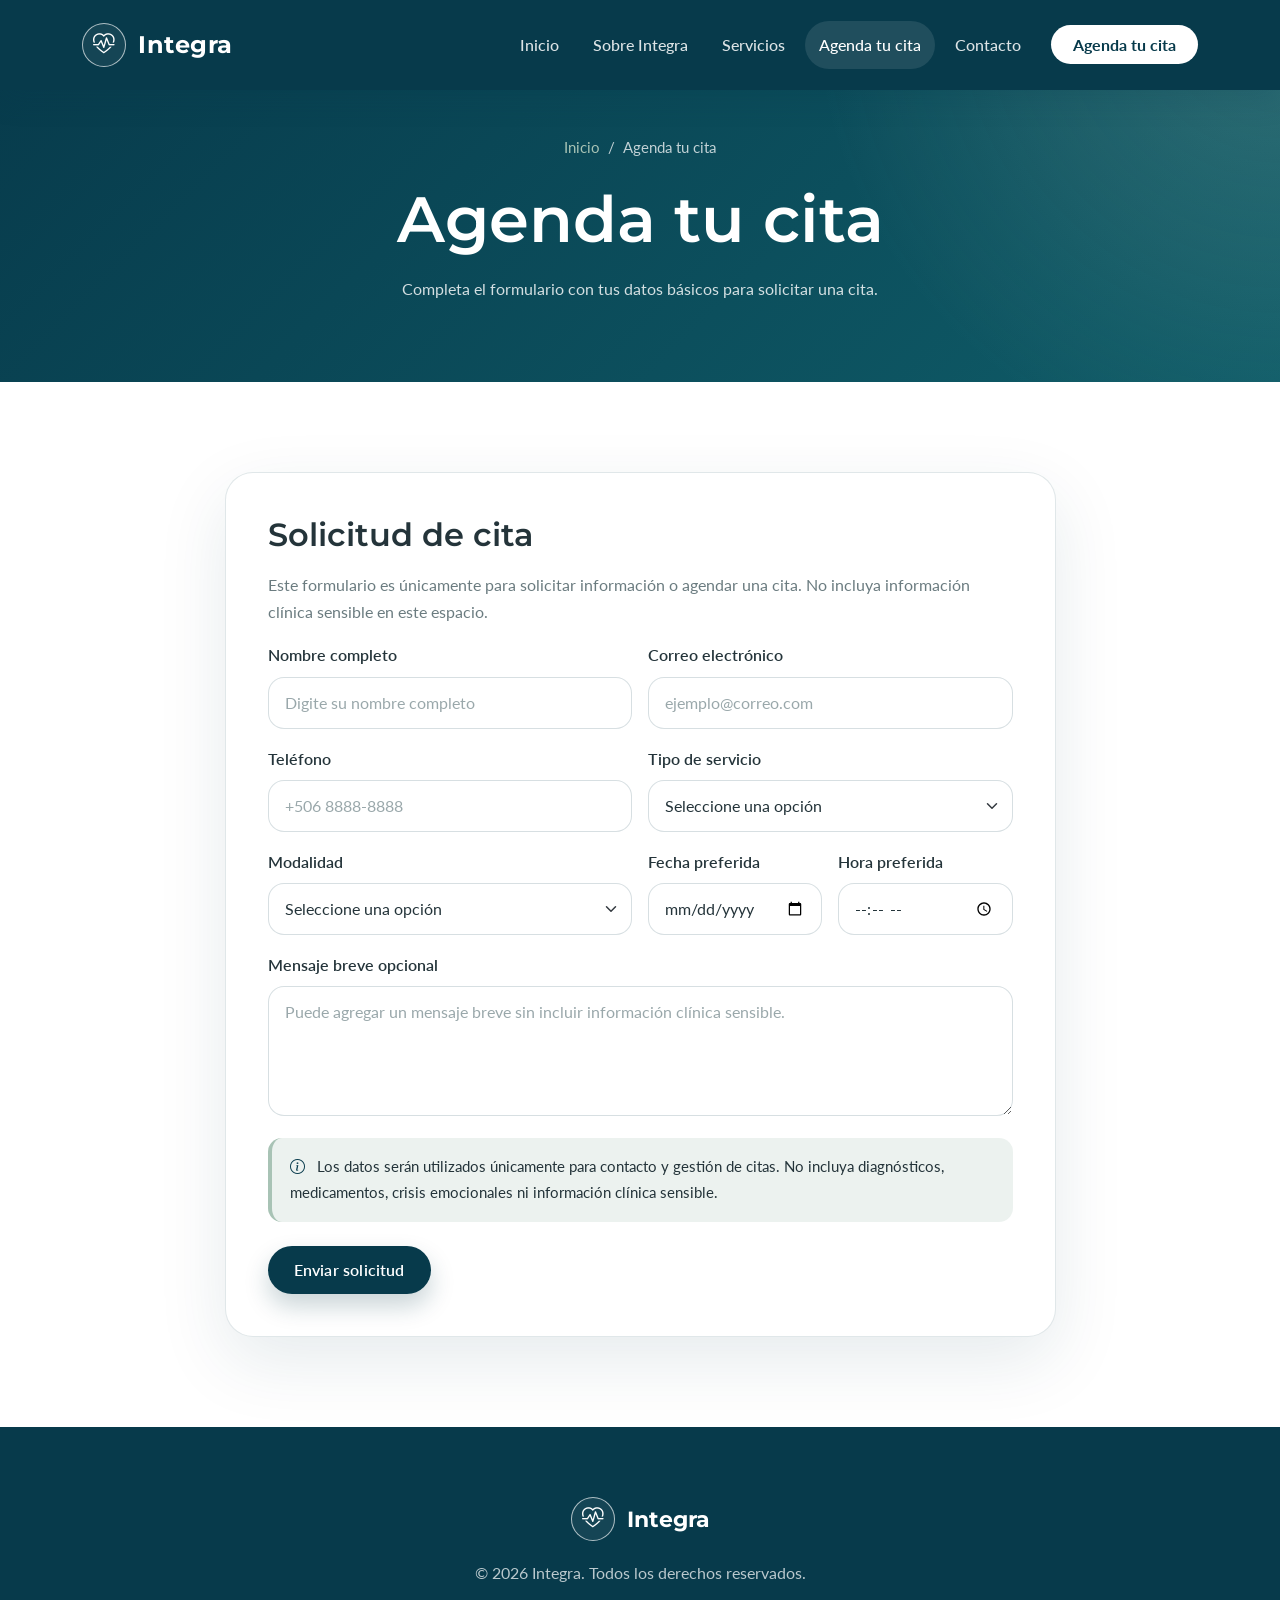
<file: Frontend/agenda.html>
<!DOCTYPE html>
<html lang="es">
<head>
    <meta charset="UTF-8">
    <meta name="viewport" content="width=device-width, initial-scale=1.0">
    <title>Agenda tu cita | Integra</title>

    <link href="https://cdn.jsdelivr.net/npm/bootstrap@5.3.3/dist/css/bootstrap.min.css" rel="stylesheet">
    <link rel="stylesheet" href="https://cdn.jsdelivr.net/npm/bootstrap-icons@1.11.3/font/bootstrap-icons.css">
    <link href="https://fonts.googleapis.com/css2?family=Lato:wght@300;400;700&family=Montserrat:wght@400;500;600;700&display=swap" rel="stylesheet">
    <link rel="stylesheet" href="css/style.css">
</head>
<body>

    <nav class="navbar navbar-expand-lg fixed-top">
        <div class="container">
            <a class="navbar-brand" href="index.html">
                <span class="logo-integra"><i class="bi bi-heart-pulse"></i></span>
                Integra
            </a>

            <button class="navbar-toggler" type="button" data-bs-toggle="collapse" data-bs-target="#menuPrincipal">
                <span class="navbar-toggler-icon"></span>
            </button>

            <div class="collapse navbar-collapse" id="menuPrincipal">
                <ul class="navbar-nav ms-auto">
                    <li class="nav-item"><a href="index.html" class="nav-link">Inicio</a></li>
                    <li class="nav-item"><a href="sobre-integra.html" class="nav-link">Sobre Integra</a></li>
                    <li class="nav-item"><a href="servicios.html" class="nav-link">Servicios</a></li>
                    <li class="nav-item"><a href="agenda.html" class="nav-link active">Agenda tu cita</a></li>
                    <li class="nav-item"><a href="contacto.html" class="nav-link">Contacto</a></li>
                    <li class="nav-item"><a href="agenda.html" class="btn-navbar">Agenda tu cita</a></li>
                </ul>
            </div>
        </div>
    </nav>

    <header class="page-header">
        <div class="container">
            <div class="breadcrumb-integra">
                <a href="index.html">Inicio</a>
                <span>/</span>
                <span>Agenda tu cita</span>
            </div>
            <h1>Agenda tu cita</h1>
            <p>
                Completa el formulario con tus datos básicos para solicitar una cita.
            </p>
        </div>
    </header>

    <section class="appointment-section">
        <div class="container">
            <div class="row justify-content-center">
                <div class="col-lg-9">
                    <div class="form-wrapper">
                        <h2 class="mb-3">Solicitud de cita</h2>
                        <p>
                            Este formulario es únicamente para solicitar información o agendar
                            una cita. No incluya información clínica sensible en este espacio.
                        </p>

                        <form id="formCita">
                            <div class="row g-3">
                                <div class="col-md-6">
                                    <label for="nombreCompleto" class="form-label">Nombre completo</label>
                                    <input type="text" class="form-control" id="nombreCompleto" name="nombre_completo" placeholder="Digite su nombre completo">
                                </div>

                                <div class="col-md-6">
                                    <label for="correoCita" class="form-label">Correo electrónico</label>
                                    <input type="email" class="form-control" id="correoCita" name="correo" placeholder="ejemplo@correo.com">
                                </div>

                                <div class="col-md-6">
                                    <label for="telefonoCita" class="form-label">Teléfono</label>
                                    <input type="text" class="form-control" id="telefonoCita" name="telefono" placeholder="+506 8888-8888">
                                </div>

                                <div class="col-md-6">
                                    <label for="tipoServicio" class="form-label">Tipo de servicio</label>
                                    <select class="form-select" id="tipoServicio" name="tipo_servicio">
                                        <option value="">Seleccione una opción</option>
                                        <option value="Psicoterapia">Psicoterapia</option>
                                        <option value="Taller psicoeducativo">Taller psicoeducativo</option>
                                    </select>
                                </div>

                                <div class="col-md-6">
                                    <label for="modalidad" class="form-label">Modalidad</label>
                                    <select class="form-select" id="modalidad" name="modalidad">
                                        <option value="">Seleccione una opción</option>
                                        <option value="Presencial">Presencial</option>
                                        <option value="Virtual">Virtual</option>
                                    </select>
                                </div>

                                <div class="col-md-3">
                                    <label for="fechaPreferida" class="form-label">Fecha preferida</label>
                                    <input type="date" class="form-control" id="fechaPreferida" name="fecha_preferida">
                                </div>

                                <div class="col-md-3">
                                    <label for="horaPreferida" class="form-label">Hora preferida</label>
                                    <input type="time" class="form-control" id="horaPreferida" name="hora_preferida">
                                </div>

                                <div class="col-12">
                                    <label for="mensajeCita" class="form-label">Mensaje breve opcional</label>
                                    <textarea class="form-control" id="mensajeCita" name="mensaje" placeholder="Puede agregar un mensaje breve sin incluir información clínica sensible."></textarea>
                                </div>
                            </div>

                            <div class="privacy-note">
                                <i class="bi bi-info-circle"></i>
                                Los datos serán utilizados únicamente para contacto y gestión de citas.
                                No incluya diagnósticos, medicamentos, crisis emocionales ni información clínica sensible.
                            </div>

                            <button type="submit" class="btn btn-primary-integra mt-4">
                                Enviar solicitud
                            </button>

                            <div id="mensajeCitaRespuesta" class="alert-message"></div>
                        </form>
                    </div>
                </div>
            </div>
        </div>
    </section>

    <footer class="footer">
        <div class="container text-center">
            <div class="footer-logo justify-content-center">
                <span class="logo-integra"><i class="bi bi-heart-pulse"></i></span>
                Integra
            </div>
            <p>© 2026 Integra. Todos los derechos reservados.</p>
        </div>
    </footer>

    <script src="https://cdn.jsdelivr.net/npm/bootstrap@5.3.3/dist/js/bootstrap.bundle.min.js"></script>
    <script src="js/publico.js"></script>
</body>
</html>
</file>
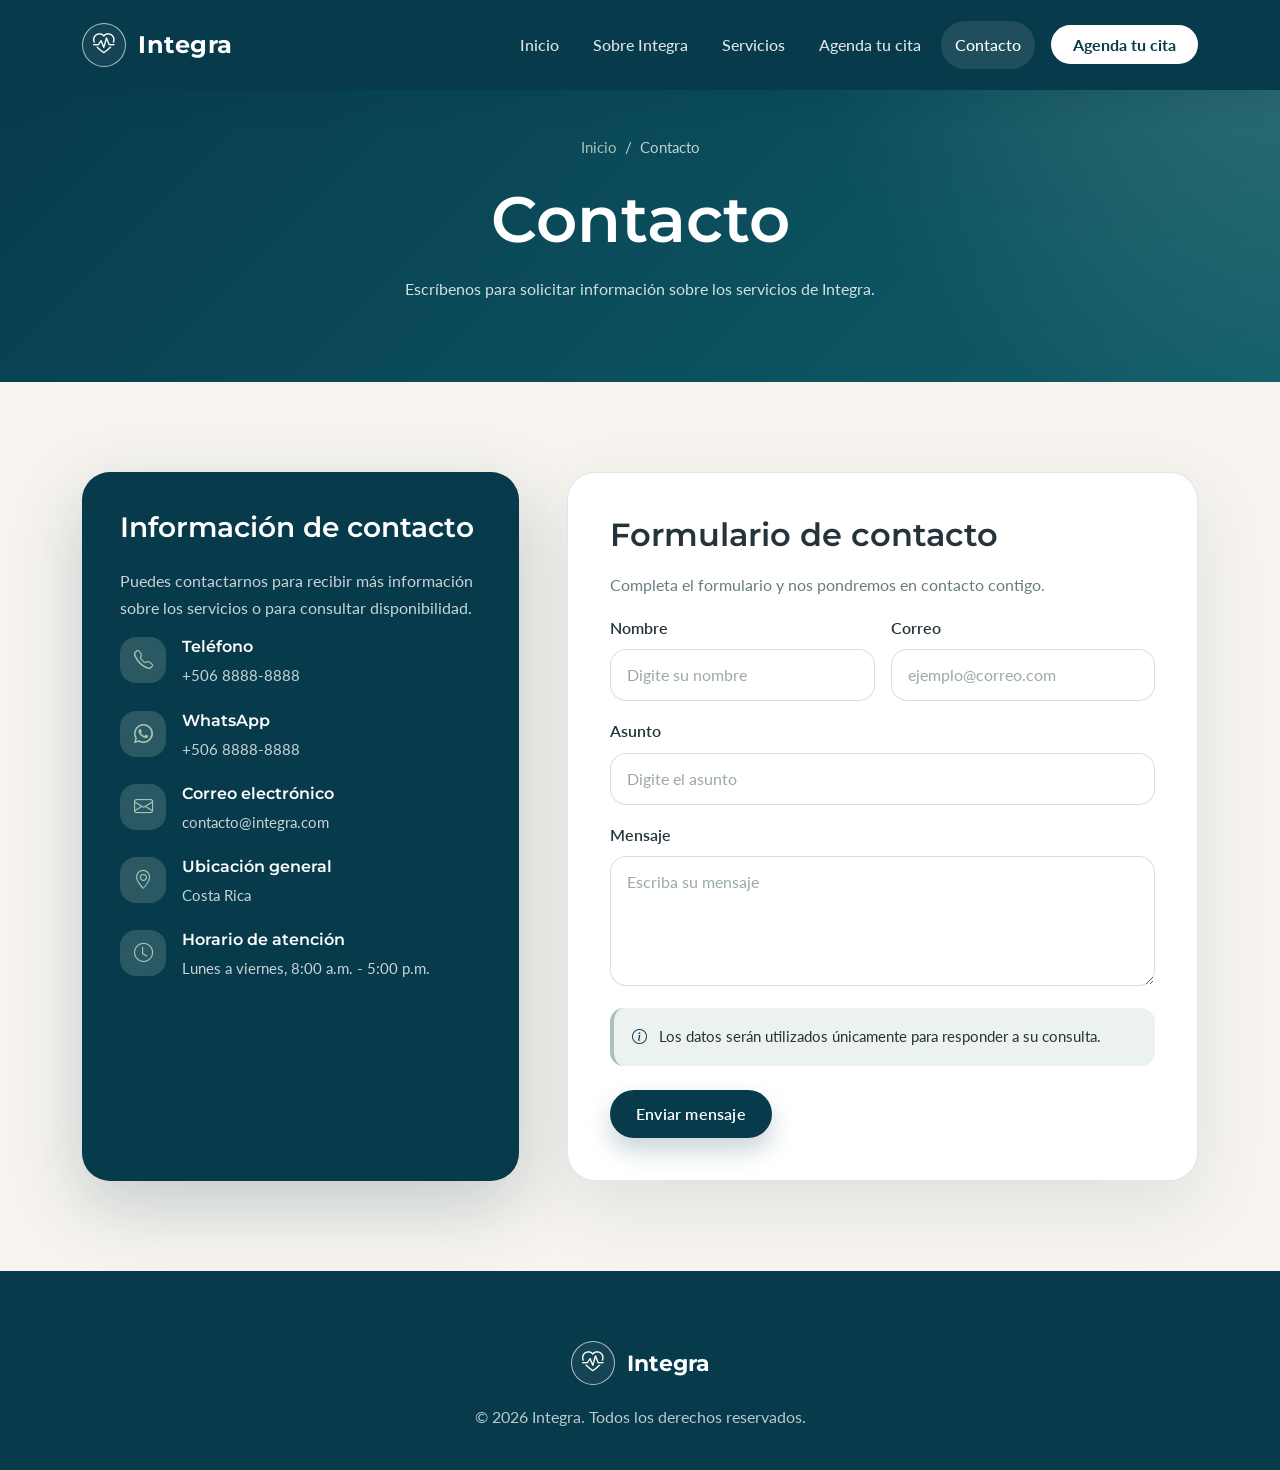
<file: Frontend/contacto.html>
<!DOCTYPE html>
<html lang="es">
<head>
    <meta charset="UTF-8">
    <meta name="viewport" content="width=device-width, initial-scale=1.0">
    <title>Contacto | Integra</title>

    <link href="https://cdn.jsdelivr.net/npm/bootstrap@5.3.3/dist/css/bootstrap.min.css" rel="stylesheet">
    <link rel="stylesheet" href="https://cdn.jsdelivr.net/npm/bootstrap-icons@1.11.3/font/bootstrap-icons.css">
    <link href="https://fonts.googleapis.com/css2?family=Lato:wght@300;400;700&family=Montserrat:wght@400;500;600;700&display=swap" rel="stylesheet">
    <link rel="stylesheet" href="css/style.css">
</head>
<body>

    <nav class="navbar navbar-expand-lg fixed-top">
        <div class="container">
            <a class="navbar-brand" href="index.html">
                <span class="logo-integra"><i class="bi bi-heart-pulse"></i></span>
                Integra
            </a>

            <button class="navbar-toggler" type="button" data-bs-toggle="collapse" data-bs-target="#menuPrincipal">
                <span class="navbar-toggler-icon"></span>
            </button>

            <div class="collapse navbar-collapse" id="menuPrincipal">
                <ul class="navbar-nav ms-auto">
                    <li class="nav-item"><a href="index.html" class="nav-link">Inicio</a></li>
                    <li class="nav-item"><a href="sobre-integra.html" class="nav-link">Sobre Integra</a></li>
                    <li class="nav-item"><a href="servicios.html" class="nav-link">Servicios</a></li>
                    <li class="nav-item"><a href="agenda.html" class="nav-link">Agenda tu cita</a></li>
                    <li class="nav-item"><a href="contacto.html" class="nav-link active">Contacto</a></li>
                    <li class="nav-item"><a href="agenda.html" class="btn-navbar">Agenda tu cita</a></li>
                </ul>
            </div>
        </div>
    </nav>

    <header class="page-header">
        <div class="container">
            <div class="breadcrumb-integra">
                <a href="index.html">Inicio</a>
                <span>/</span>
                <span>Contacto</span>
            </div>
            <h1>Contacto</h1>
            <p>
                Escríbenos para solicitar información sobre los servicios de Integra.
            </p>
        </div>
    </header>

    <section class="contact-section">
        <div class="container">
            <div class="row g-5">
                <div class="col-lg-5">
                    <div class="contact-info-card">
                        <h3>Información de contacto</h3>
                        <p>
                            Puedes contactarnos para recibir más información sobre los servicios
                            o para consultar disponibilidad.
                        </p>

                        <div class="contact-item">
                            <div class="contact-item-icon">
                                <i class="bi bi-telephone"></i>
                            </div>
                            <div>
                                <h5>Teléfono</h5>
                                <span>+506 8888-8888</span>
                            </div>
                        </div>

                        <div class="contact-item">
                            <div class="contact-item-icon">
                                <i class="bi bi-whatsapp"></i>
                            </div>
                            <div>
                                <h5>WhatsApp</h5>
                                <span>+506 8888-8888</span>
                            </div>
                        </div>

                        <div class="contact-item">
                            <div class="contact-item-icon">
                                <i class="bi bi-envelope"></i>
                            </div>
                            <div>
                                <h5>Correo electrónico</h5>
                                <span>contacto@integra.com</span>
                            </div>
                        </div>

                        <div class="contact-item">
                            <div class="contact-item-icon">
                                <i class="bi bi-geo-alt"></i>
                            </div>
                            <div>
                                <h5>Ubicación general</h5>
                                <span>Costa Rica</span>
                            </div>
                        </div>

                        <div class="contact-item">
                            <div class="contact-item-icon">
                                <i class="bi bi-clock"></i>
                            </div>
                            <div>
                                <h5>Horario de atención</h5>
                                <span>Lunes a viernes, 8:00 a.m. - 5:00 p.m.</span>
                            </div>
                        </div>
                    </div>
                </div>

                <div class="col-lg-7">
                    <div class="form-wrapper">
                        <h2 class="mb-3">Formulario de contacto</h2>
                        <p>
                            Completa el formulario y nos pondremos en contacto contigo.
                        </p>

                        <form id="formContacto">
                            <div class="row g-3">
                                <div class="col-md-6">
                                    <label for="nombreContacto" class="form-label">Nombre</label>
                                    <input type="text" class="form-control" id="nombreContacto" name="nombre" placeholder="Digite su nombre">
                                </div>

                                <div class="col-md-6">
                                    <label for="correoContacto" class="form-label">Correo</label>
                                    <input type="email" class="form-control" id="correoContacto" name="correo" placeholder="ejemplo@correo.com">
                                </div>

                                <div class="col-12">
                                    <label for="asuntoContacto" class="form-label">Asunto</label>
                                    <input type="text" class="form-control" id="asuntoContacto" name="asunto" placeholder="Digite el asunto">
                                </div>

                                <div class="col-12">
                                    <label for="mensajeContacto" class="form-label">Mensaje</label>
                                    <textarea class="form-control" id="mensajeContacto" name="mensaje" placeholder="Escriba su mensaje"></textarea>
                                </div>
                            </div>

                            <div class="privacy-note">
                                <i class="bi bi-info-circle"></i>
                                Los datos serán utilizados únicamente para responder a su consulta.
                            </div>

                            <button type="submit" class="btn btn-primary-integra mt-4">
                                Enviar mensaje
                            </button>

                            <div id="mensajeContactoRespuesta" class="alert-message"></div>
                        </form>
                    </div>
                </div>
            </div>
        </div>
    </section>

    <footer class="footer">
        <div class="container text-center">
            <div class="footer-logo justify-content-center">
                <span class="logo-integra"><i class="bi bi-heart-pulse"></i></span>
                Integra
            </div>
            <p>© 2026 Integra. Todos los derechos reservados.</p>
        </div>
    </footer>

    <script src="https://cdn.jsdelivr.net/npm/bootstrap@5.3.3/dist/js/bootstrap.bundle.min.js"></script>
    <script src="js/publico.js"></script>
</body>
</html>
</file>
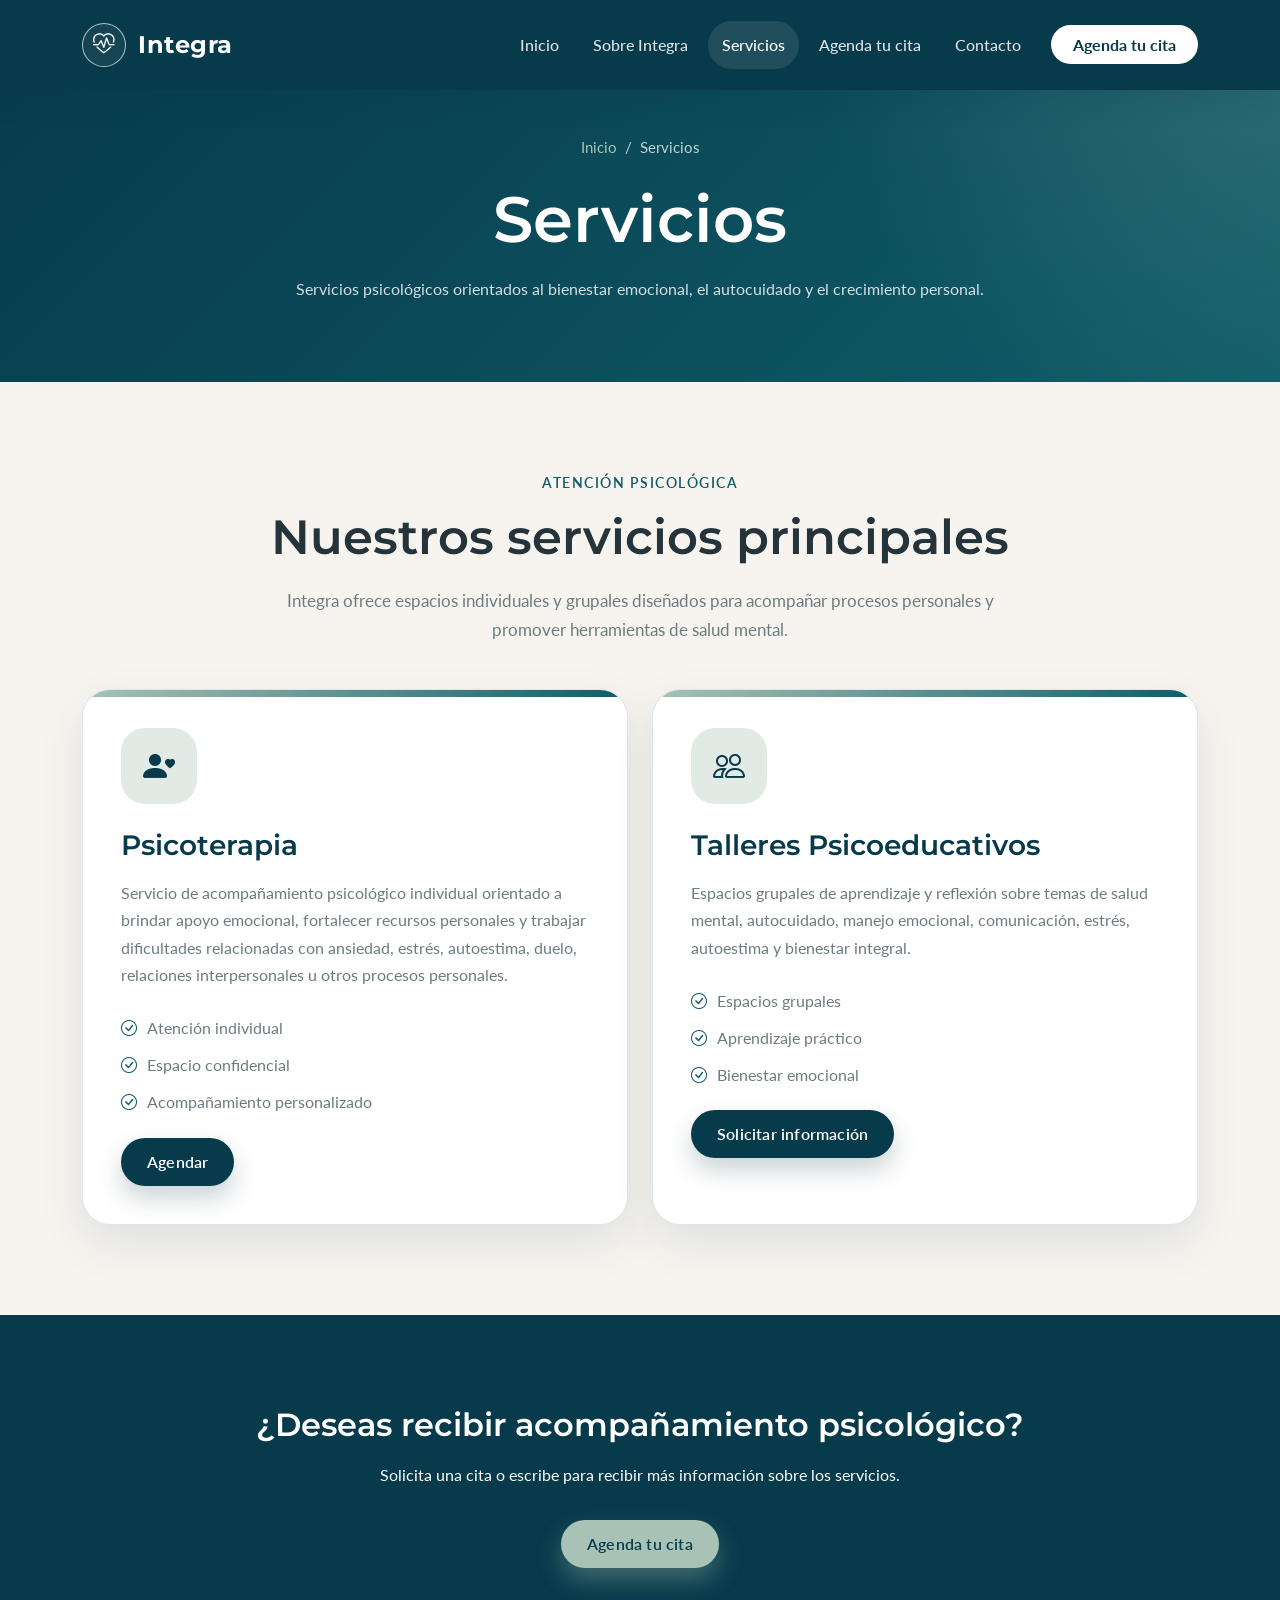
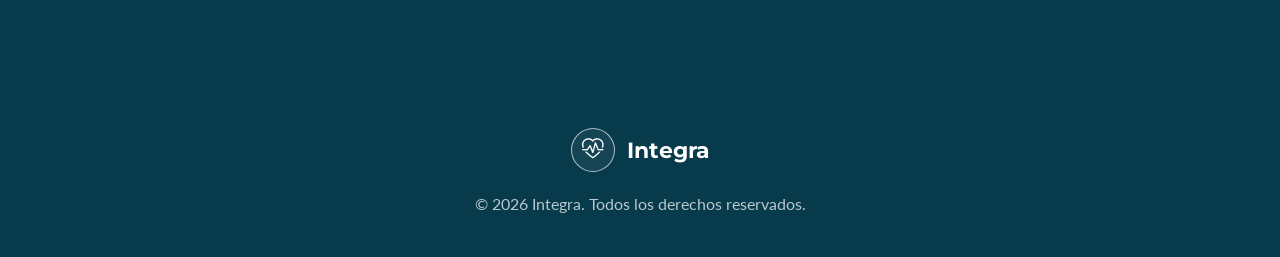
<file: Frontend/servicios.html>
<!DOCTYPE html>
<html lang="es">
<head>
    <meta charset="UTF-8">
    <meta name="viewport" content="width=device-width, initial-scale=1.0">
    <title>Servicios | Integra</title>

    <link href="https://cdn.jsdelivr.net/npm/bootstrap@5.3.3/dist/css/bootstrap.min.css" rel="stylesheet">
    <link rel="stylesheet" href="https://cdn.jsdelivr.net/npm/bootstrap-icons@1.11.3/font/bootstrap-icons.css">
    <link href="https://fonts.googleapis.com/css2?family=Lato:wght@300;400;700&family=Montserrat:wght@400;500;600;700&display=swap" rel="stylesheet">
    <link rel="stylesheet" href="css/style.css">
</head>
<body>

    <nav class="navbar navbar-expand-lg fixed-top">
        <div class="container">
            <a class="navbar-brand" href="index.html">
                <span class="logo-integra"><i class="bi bi-heart-pulse"></i></span>
                Integra
            </a>

            <button class="navbar-toggler" type="button" data-bs-toggle="collapse" data-bs-target="#menuPrincipal">
                <span class="navbar-toggler-icon"></span>
            </button>

            <div class="collapse navbar-collapse" id="menuPrincipal">
                <ul class="navbar-nav ms-auto">
                    <li class="nav-item"><a href="index.html" class="nav-link">Inicio</a></li>
                    <li class="nav-item"><a href="sobre-integra.html" class="nav-link">Sobre Integra</a></li>
                    <li class="nav-item"><a href="servicios.html" class="nav-link active">Servicios</a></li>
                    <li class="nav-item"><a href="agenda.html" class="nav-link">Agenda tu cita</a></li>
                    <li class="nav-item"><a href="contacto.html" class="nav-link">Contacto</a></li>
                    <li class="nav-item"><a href="agenda.html" class="btn-navbar">Agenda tu cita</a></li>
                </ul>
            </div>
        </div>
    </nav>

    <header class="page-header">
        <div class="container">
            <div class="breadcrumb-integra">
                <a href="index.html">Inicio</a>
                <span>/</span>
                <span>Servicios</span>
            </div>
            <h1>Servicios</h1>
            <p>
                Servicios psicológicos orientados al bienestar emocional,
                el autocuidado y el crecimiento personal.
            </p>
        </div>
    </header>

    <section class="services-section">
        <div class="container">
            <div class="text-center">
                <p class="section-subtitle">Atención psicológica</p>
                <h2 class="section-title">Nuestros servicios principales</h2>
                <p class="section-description">
                    Integra ofrece espacios individuales y grupales diseñados para acompañar
                    procesos personales y promover herramientas de salud mental.
                </p>
            </div>

            <div class="row g-4">
                <div class="col-lg-6">
                    <div class="service-card">
                        <div class="service-icon">
                            <i class="bi bi-person-heart"></i>
                        </div>
                        <h3>Psicoterapia</h3>
                        <p>
                            Servicio de acompañamiento psicológico individual orientado a brindar
                            apoyo emocional, fortalecer recursos personales y trabajar dificultades
                            relacionadas con ansiedad, estrés, autoestima, duelo, relaciones
                            interpersonales u otros procesos personales.
                        </p>

                        <ul class="service-features">
                            <li><i class="bi bi-check-circle"></i> Atención individual</li>
                            <li><i class="bi bi-check-circle"></i> Espacio confidencial</li>
                            <li><i class="bi bi-check-circle"></i> Acompañamiento personalizado</li>
                        </ul>

                        <a href="agenda.html" class="btn btn-primary-integra">
                            Agendar
                        </a>
                    </div>
                </div>

                <div class="col-lg-6">
                    <div class="service-card">
                        <div class="service-icon">
                            <i class="bi bi-people"></i>
                        </div>
                        <h3>Talleres Psicoeducativos</h3>
                        <p>
                            Espacios grupales de aprendizaje y reflexión sobre temas de salud mental,
                            autocuidado, manejo emocional, comunicación, estrés, autoestima y
                            bienestar integral.
                        </p>

                        <ul class="service-features">
                            <li><i class="bi bi-check-circle"></i> Espacios grupales</li>
                            <li><i class="bi bi-check-circle"></i> Aprendizaje práctico</li>
                            <li><i class="bi bi-check-circle"></i> Bienestar emocional</li>
                        </ul>

                        <a href="contacto.html" class="btn btn-primary-integra">
                            Solicitar información
                        </a>
                    </div>
                </div>
            </div>
        </div>
    </section>

    <section class="section-dark">
        <div class="container text-center">
            <h2>¿Deseas recibir acompañamiento psicológico?</h2>
            <p class="mt-3">
                Solicita una cita o escribe para recibir más información sobre los servicios.
            </p>
            <a href="agenda.html" class="btn btn-sage mt-3">
                Agenda tu cita
            </a>
        </div>
    </section>

    <footer class="footer">
        <div class="container text-center">
            <div class="footer-logo justify-content-center">
                <span class="logo-integra"><i class="bi bi-heart-pulse"></i></span>
                Integra
            </div>
            <p>© 2026 Integra. Todos los derechos reservados.</p>
        </div>
    </footer>

    <script src="https://cdn.jsdelivr.net/npm/bootstrap@5.3.3/dist/js/bootstrap.bundle.min.js"></script>
    <script src="js/publico.js"></script>
</body>
</html>
</file>
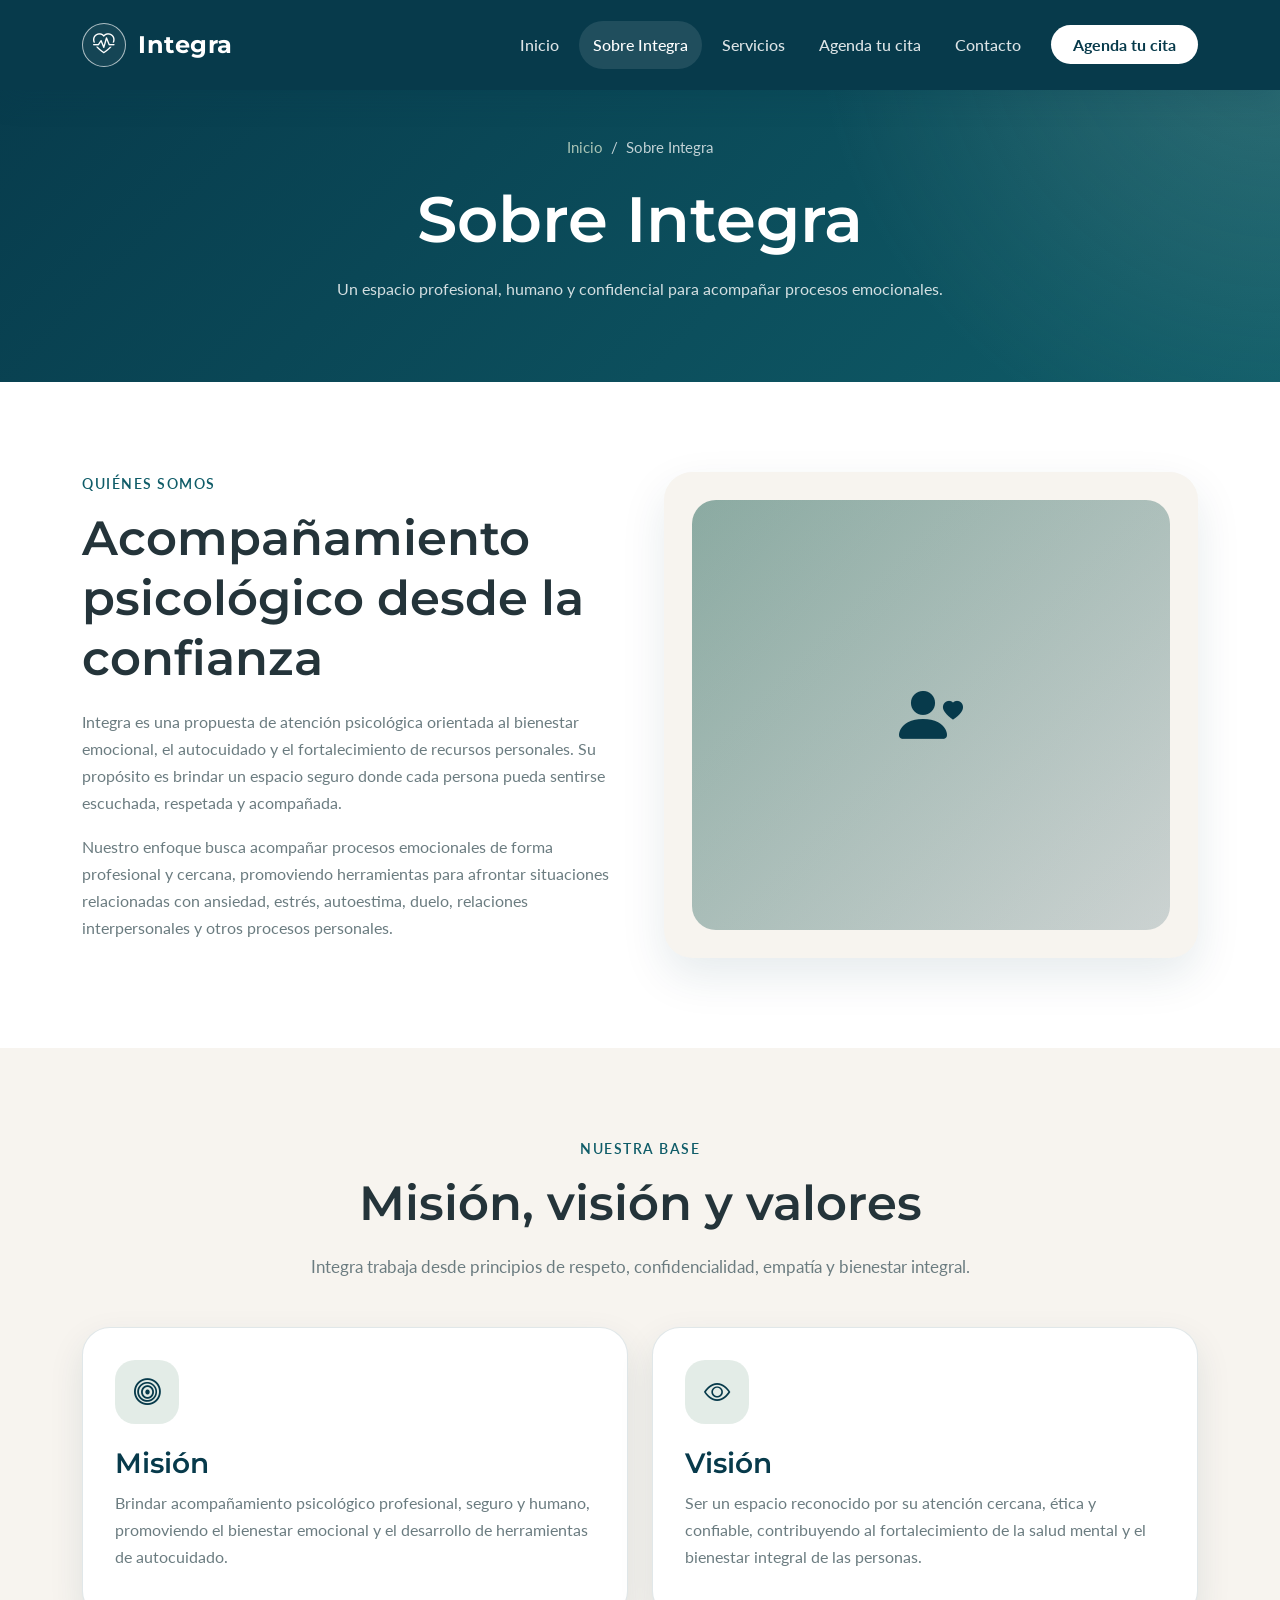
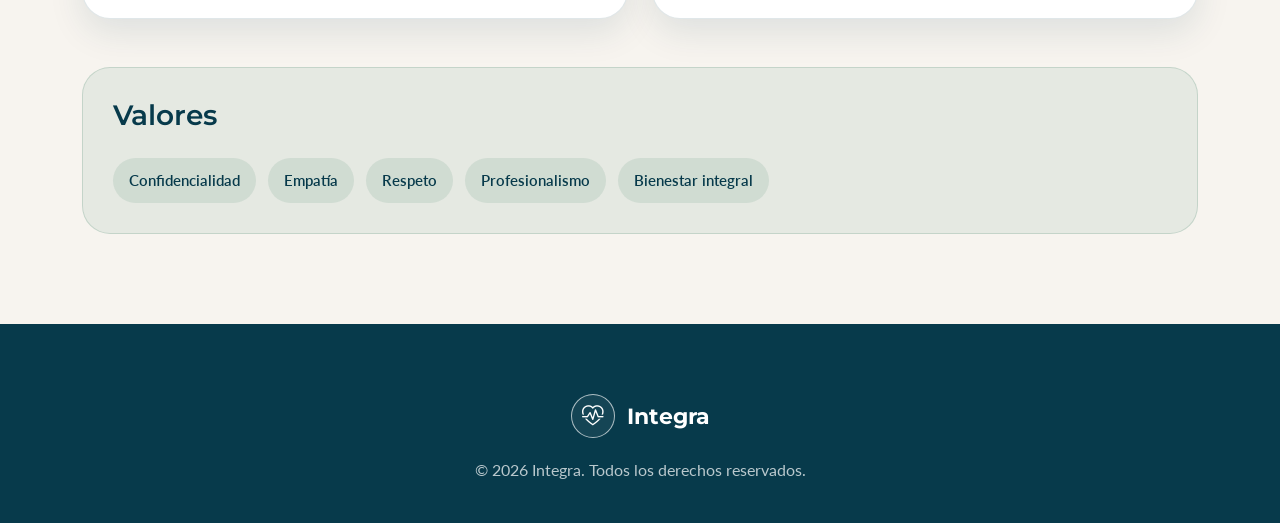
<file: Frontend/sobre-integra.html>
<!DOCTYPE html>
<html lang="es">
<head>
    <meta charset="UTF-8">
    <meta name="viewport" content="width=device-width, initial-scale=1.0">
    <title>Sobre Integra | Psicología y bienestar</title>

    <link href="https://cdn.jsdelivr.net/npm/bootstrap@5.3.3/dist/css/bootstrap.min.css" rel="stylesheet">
    <link rel="stylesheet" href="https://cdn.jsdelivr.net/npm/bootstrap-icons@1.11.3/font/bootstrap-icons.css">
    <link href="https://fonts.googleapis.com/css2?family=Lato:wght@300;400;700&family=Montserrat:wght@400;500;600;700&display=swap" rel="stylesheet">
    <link rel="stylesheet" href="css/style.css">
</head>
<body>

    <nav class="navbar navbar-expand-lg fixed-top">
        <div class="container">
            <a class="navbar-brand" href="index.html">
                <span class="logo-integra"><i class="bi bi-heart-pulse"></i></span>
                Integra
            </a>

            <button class="navbar-toggler" type="button" data-bs-toggle="collapse" data-bs-target="#menuPrincipal">
                <span class="navbar-toggler-icon"></span>
            </button>

            <div class="collapse navbar-collapse" id="menuPrincipal">
                <ul class="navbar-nav ms-auto">
                    <li class="nav-item"><a href="index.html" class="nav-link">Inicio</a></li>
                    <li class="nav-item"><a href="sobre-integra.html" class="nav-link active">Sobre Integra</a></li>
                    <li class="nav-item"><a href="servicios.html" class="nav-link">Servicios</a></li>
                    <li class="nav-item"><a href="agenda.html" class="nav-link">Agenda tu cita</a></li>
                    <li class="nav-item"><a href="contacto.html" class="nav-link">Contacto</a></li>
                    <li class="nav-item"><a href="agenda.html" class="btn-navbar">Agenda tu cita</a></li>
                </ul>
            </div>
        </div>
    </nav>

    <header class="page-header">
        <div class="container">
            <div class="breadcrumb-integra">
                <a href="index.html">Inicio</a>
                <span>/</span>
                <span>Sobre Integra</span>
            </div>
            <h1>Sobre Integra</h1>
            <p>
                Un espacio profesional, humano y confidencial para acompañar procesos emocionales.
            </p>
        </div>
    </header>

    <section class="about-section">
        <div class="container">
            <div class="row align-items-center g-5">
                <div class="col-lg-6">
                    <p class="section-subtitle">Quiénes somos</p>
                    <h2 class="section-title">Acompañamiento psicológico desde la confianza</h2>
                    <p>
                        Integra es una propuesta de atención psicológica orientada al bienestar emocional,
                        el autocuidado y el fortalecimiento de recursos personales. Su propósito es
                        brindar un espacio seguro donde cada persona pueda sentirse escuchada,
                        respetada y acompañada.
                    </p>
                    <p>
                        Nuestro enfoque busca acompañar procesos emocionales de forma profesional
                        y cercana, promoviendo herramientas para afrontar situaciones relacionadas
                        con ansiedad, estrés, autoestima, duelo, relaciones interpersonales y otros
                        procesos personales.
                    </p>
                </div>

                <div class="col-lg-6">
                    <div class="about-image-box">
                        <div class="about-image-placeholder">
                            <i class="bi bi-person-heart"></i>
                        </div>
                    </div>
                </div>
            </div>
        </div>
    </section>

    <section class="section-light">
        <div class="container">
            <div class="text-center">
                <p class="section-subtitle">Nuestra base</p>
                <h2 class="section-title">Misión, visión y valores</h2>
                <p class="section-description">
                    Integra trabaja desde principios de respeto, confidencialidad,
                    empatía y bienestar integral.
                </p>
            </div>

            <div class="row g-4">
                <div class="col-md-6">
                    <div class="mission-card">
                        <div class="card-icon">
                            <i class="bi bi-bullseye"></i>
                        </div>
                        <h3>Misión</h3>
                        <p>
                            Brindar acompañamiento psicológico profesional, seguro y humano,
                            promoviendo el bienestar emocional y el desarrollo de herramientas
                            de autocuidado.
                        </p>
                    </div>
                </div>

                <div class="col-md-6">
                    <div class="mission-card">
                        <div class="card-icon">
                            <i class="bi bi-eye"></i>
                        </div>
                        <h3>Visión</h3>
                        <p>
                            Ser un espacio reconocido por su atención cercana, ética y confiable,
                            contribuyendo al fortalecimiento de la salud mental y el bienestar
                            integral de las personas.
                        </p>
                    </div>
                </div>
            </div>

            <div class="highlight-box mt-5">
                <h3 class="text-primary-integra">Valores</h3>
                <div class="values-list">
                    <span class="value-pill">Confidencialidad</span>
                    <span class="value-pill">Empatía</span>
                    <span class="value-pill">Respeto</span>
                    <span class="value-pill">Profesionalismo</span>
                    <span class="value-pill">Bienestar integral</span>
                </div>
            </div>
        </div>
    </section>

    <footer class="footer">
        <div class="container text-center">
            <div class="footer-logo justify-content-center">
                <span class="logo-integra"><i class="bi bi-heart-pulse"></i></span>
                Integra
            </div>
            <p>© 2026 Integra. Todos los derechos reservados.</p>
        </div>
    </footer>

    <script src="https://cdn.jsdelivr.net/npm/bootstrap@5.3.3/dist/js/bootstrap.bundle.min.js"></script>
    <script src="js/publico.js"></script>
</body>
</html>
</file>
<file: Frontend/css/style.css>
/* =========================================================
   INTEGRA - CSS PRINCIPAL
   Página profesional de psicología
   Paleta visual basada en azul petróleo, blanco y verde salvia
   ========================================================= */

/* ------------------------------
   VARIABLES GLOBALES
------------------------------ */
:root {
    --color-principal: #073A4B;
    --color-blanco: #FFFFFF;
    --color-fondo-claro: #F7F4EF;
    --color-verde-salvia: #A8C3B5;
    --color-teal-medio: #0F5C68;
    --color-texto-oscuro: #24343A;
    --color-texto-secundario: #6B7C80;

    --color-borde: rgba(7, 58, 75, 0.12);
    --color-sombra: rgba(7, 58, 75, 0.10);
    --color-sombra-fuerte: rgba(7, 58, 75, 0.18);

    --radio-pequeno: 12px;
    --radio-medio: 18px;
    --radio-grande: 28px;

    --transicion: all 0.3s ease;
}

/* ------------------------------
   ESTILOS GENERALES
------------------------------ */
* {
    margin: 0;
    padding: 0;
    box-sizing: border-box;
}

html {
    scroll-behavior: smooth;
}

body {
    font-family: 'Lato', 'Poppins', Arial, sans-serif;
    background-color: var(--color-blanco);
    color: var(--color-texto-oscuro);
    line-height: 1.7;
    font-size: 16px;
    overflow-x: hidden;
}

h1,
h2,
h3,
h4,
h5,
h6 {
    font-family: 'Montserrat', 'Poppins', Arial, sans-serif;
    color: var(--color-texto-oscuro);
    font-weight: 600;
    line-height: 1.25;
}

p {
    color: var(--color-texto-secundario);
    margin-bottom: 1rem;
}

a {
    text-decoration: none;
    color: inherit;
    transition: var(--transicion);
}

img {
    max-width: 100%;
    display: block;
}

section {
    padding: 90px 0;
}

.section-light {
    background-color: var(--color-fondo-claro);
}

.section-white {
    background-color: var(--color-blanco);
}

.section-dark {
    background-color: var(--color-principal);
    color: var(--color-blanco);
}

.section-dark h2,
.section-dark h3,
.section-dark p {
    color: var(--color-blanco);
}

/* ------------------------------
   UTILIDADES
------------------------------ */
.text-primary-integra {
    color: var(--color-principal) !important;
}

.text-sage {
    color: var(--color-verde-salvia) !important;
}

.text-muted-integra {
    color: var(--color-texto-secundario) !important;
}

.bg-primary-integra {
    background-color: var(--color-principal) !important;
}

.bg-light-integra {
    background-color: var(--color-fondo-claro) !important;
}

.bg-sage {
    background-color: var(--color-verde-salvia) !important;
}

.section-subtitle {
    color: var(--color-teal-medio);
    font-weight: 600;
    letter-spacing: 1.5px;
    text-transform: uppercase;
    font-size: 0.85rem;
    margin-bottom: 12px;
}

.section-title {
    font-size: clamp(2rem, 4vw, 3rem);
    margin-bottom: 20px;
}

.section-description {
    max-width: 720px;
    margin: 0 auto 45px;
    color: var(--color-texto-secundario);
    font-size: 1.05rem;
}

/* ------------------------------
   NAVBAR
------------------------------ */
.navbar {
    background-color: var(--color-principal);
    padding: 18px 0;
    box-shadow: 0 8px 28px rgba(7, 58, 75, 0.18);
}

.navbar-brand {
    display: flex;
    align-items: center;
    gap: 12px;
    color: var(--color-blanco) !important;
    font-family: 'Montserrat', 'Poppins', sans-serif;
    font-weight: 700;
    font-size: 1.5rem;
    letter-spacing: 0.5px;
}

.logo-integra {
    width: 44px;
    height: 44px;
    border: 1.5px solid rgba(255, 255, 255, 0.65);
    border-radius: 50%;
    display: inline-flex;
    align-items: center;
    justify-content: center;
    background-color: rgba(255, 255, 255, 0.06);
}

.logo-integra i {
    color: var(--color-blanco);
    font-size: 1.35rem;
}

.navbar-nav {
    align-items: center;
    gap: 6px;
}

.nav-link {
    color: rgba(255, 255, 255, 0.86) !important;
    font-weight: 500;
    padding: 10px 14px !important;
    border-radius: 999px;
    transition: var(--transicion);
}

.nav-link:hover,
.nav-link.active {
    color: var(--color-blanco) !important;
    background-color: rgba(255, 255, 255, 0.10);
}

.navbar-toggler {
    border: 1px solid rgba(255, 255, 255, 0.35);
    border-radius: var(--radio-pequeno);
    padding: 8px 10px;
}

.navbar-toggler:focus {
    box-shadow: none;
}

.navbar-toggler-icon {
    filter: invert(1);
}

/* ------------------------------
   BOTONES
------------------------------ */
.btn {
    border-radius: 999px;
    padding: 12px 26px;
    font-weight: 600;
    letter-spacing: 0.2px;
    transition: var(--transicion);
    border: none;
}

.btn-primary-integra {
    background-color: var(--color-principal);
    color: var(--color-blanco);
    box-shadow: 0 12px 25px rgba(7, 58, 75, 0.22);
}

.btn-primary-integra:hover {
    background-color: var(--color-teal-medio);
    color: var(--color-blanco);
    transform: translateY(-2px);
    box-shadow: 0 16px 32px rgba(7, 58, 75, 0.28);
}

.btn-sage {
    background-color: var(--color-verde-salvia);
    color: var(--color-principal);
    box-shadow: 0 12px 25px rgba(168, 195, 181, 0.35);
}

.btn-sage:hover {
    background-color: #b8d0c4;
    color: var(--color-principal);
    transform: translateY(-2px);
}

.btn-white {
    background-color: var(--color-blanco);
    color: var(--color-principal);
}

.btn-white:hover {
    background-color: var(--color-fondo-claro);
    color: var(--color-principal);
    transform: translateY(-2px);
}

.btn-outline-integra {
    background-color: transparent;
    border: 1.5px solid var(--color-principal);
    color: var(--color-principal);
}

.btn-outline-integra:hover {
    background-color: var(--color-principal);
    color: var(--color-blanco);
    transform: translateY(-2px);
}

.btn-navbar {
    background-color: var(--color-blanco);
    color: var(--color-principal) !important;
    padding: 10px 22px !important;
    margin-left: 10px;
    border-radius: 999px;
    font-weight: 700;
}

.btn-navbar:hover {
    background-color: var(--color-verde-salvia);
    color: var(--color-principal) !important;
}

/* ------------------------------
   HERO / INICIO
------------------------------ */
.hero {
    position: relative;
    min-height: 88vh;
    background:
        radial-gradient(circle at top right, rgba(168, 195, 181, 0.24), transparent 34%),
        linear-gradient(135deg, #073A4B 0%, #0F5C68 100%);
    color: var(--color-blanco);
    display: flex;
    align-items: center;
    padding: 130px 0 100px;
    overflow: hidden;
}

.hero::before {
    content: "";
    position: absolute;
    width: 420px;
    height: 420px;
    border: 1px solid rgba(255, 255, 255, 0.12);
    border-radius: 50%;
    right: -130px;
    bottom: -120px;
}

.hero::after {
    content: "";
    position: absolute;
    width: 230px;
    height: 230px;
    border: 1px solid rgba(168, 195, 181, 0.28);
    border-radius: 50%;
    left: -70px;
    top: 120px;
}

.hero-content {
    position: relative;
    z-index: 2;
}

.hero-badge {
    display: inline-flex;
    align-items: center;
    gap: 8px;
    background-color: rgba(255, 255, 255, 0.10);
    color: var(--color-blanco);
    padding: 9px 16px;
    border-radius: 999px;
    font-size: 0.9rem;
    margin-bottom: 22px;
    border: 1px solid rgba(255, 255, 255, 0.15);
}

.hero h1 {
    color: var(--color-blanco);
    font-size: clamp(2.5rem, 6vw, 5rem);
    font-weight: 700;
    margin-bottom: 24px;
}

.hero h1 span {
    color: var(--color-verde-salvia);
}

.hero p {
    color: rgba(255, 255, 255, 0.86);
    font-size: 1.15rem;
    max-width: 660px;
    margin-bottom: 34px;
}

.hero-actions {
    display: flex;
    flex-wrap: wrap;
    gap: 14px;
}

.hero-card {
    background-color: rgba(255, 255, 255, 0.10);
    border: 1px solid rgba(255, 255, 255, 0.16);
    border-radius: var(--radio-grande);
    padding: 28px;
    backdrop-filter: blur(12px);
    box-shadow: 0 28px 60px rgba(0, 0, 0, 0.18);
}

.hero-card h3 {
    color: var(--color-blanco);
    margin-bottom: 14px;
}

.hero-card p {
    color: rgba(255, 255, 255, 0.78);
    margin-bottom: 0;
}

.hero-icon {
    width: 64px;
    height: 64px;
    background-color: var(--color-verde-salvia);
    color: var(--color-principal);
    border-radius: 20px;
    display: flex;
    align-items: center;
    justify-content: center;
    font-size: 1.7rem;
    margin-bottom: 20px;
}

/* ------------------------------
   TARJETAS GENERALES
------------------------------ */
.card-integra {
    background-color: var(--color-blanco);
    border: 1px solid var(--color-borde);
    border-radius: var(--radio-grande);
    padding: 34px;
    box-shadow: 0 18px 45px var(--color-sombra);
    transition: var(--transicion);
    height: 100%;
}

.card-integra:hover {
    transform: translateY(-7px);
    box-shadow: 0 24px 60px var(--color-sombra-fuerte);
}

.card-icon {
    width: 64px;
    height: 64px;
    background-color: rgba(168, 195, 181, 0.32);
    color: var(--color-principal);
    border-radius: 20px;
    display: flex;
    align-items: center;
    justify-content: center;
    font-size: 1.65rem;
    margin-bottom: 22px;
}

.card-integra h3,
.card-integra h4 {
    margin-bottom: 14px;
    color: var(--color-principal);
}

.card-integra p {
    margin-bottom: 0;
}

/* ------------------------------
   SECCIÓN SOBRE INTEGRA
------------------------------ */
.about-section {
    background-color: var(--color-blanco);
}

.about-image-box {
    position: relative;
    background-color: var(--color-fondo-claro);
    border-radius: var(--radio-grande);
    padding: 28px;
    box-shadow: 0 18px 45px var(--color-sombra);
}

.about-image-placeholder {
    min-height: 430px;
    border-radius: 24px;
    background:
        linear-gradient(rgba(7, 58, 75, 0.18), rgba(7, 58, 75, 0.18)),
        linear-gradient(135deg, #A8C3B5 0%, #F7F4EF 100%);
    display: flex;
    align-items: center;
    justify-content: center;
    color: var(--color-principal);
    font-size: 4rem;
}

.about-floating-card {
    position: absolute;
    right: 8px;
    bottom: 35px;
    background-color: var(--color-blanco);
    border-radius: 22px;
    padding: 20px 24px;
    box-shadow: 0 18px 40px rgba(7, 58, 75, 0.18);
    max-width: 260px;
}

.about-floating-card h5 {
    color: var(--color-principal);
    margin-bottom: 6px;
}

.about-floating-card p {
    margin-bottom: 0;
    font-size: 0.92rem;
}

.about-list {
    list-style: none;
    padding: 0;
    margin-top: 24px;
}

.about-list li {
    display: flex;
    align-items: flex-start;
    gap: 12px;
    margin-bottom: 14px;
    color: var(--color-texto-secundario);
}

.about-list i {
    color: var(--color-teal-medio);
    font-size: 1.2rem;
    margin-top: 2px;
}

.mission-card {
    background-color: var(--color-blanco);
    border-radius: var(--radio-grande);
    padding: 32px;
    border: 1px solid var(--color-borde);
    box-shadow: 0 14px 35px var(--color-sombra);
    height: 100%;
}

.mission-card h3 {
    color: var(--color-principal);
}

.values-list {
    display: flex;
    flex-wrap: wrap;
    gap: 12px;
    margin-top: 25px;
}

.value-pill {
    background-color: rgba(168, 195, 181, 0.35);
    color: var(--color-principal);
    padding: 10px 16px;
    border-radius: 999px;
    font-weight: 600;
    font-size: 0.92rem;
}

/* ------------------------------
   SERVICIOS
------------------------------ */
.services-section {
    background-color: var(--color-fondo-claro);
}

.service-card {
    background-color: var(--color-blanco);
    border-radius: var(--radio-grande);
    padding: 38px;
    border: 1px solid var(--color-borde);
    box-shadow: 0 18px 45px var(--color-sombra);
    transition: var(--transicion);
    height: 100%;
    position: relative;
    overflow: hidden;
}

.service-card::before {
    content: "";
    position: absolute;
    top: 0;
    left: 0;
    width: 100%;
    height: 7px;
    background: linear-gradient(90deg, var(--color-verde-salvia), var(--color-teal-medio));
}

.service-card:hover {
    transform: translateY(-8px);
    box-shadow: 0 28px 65px var(--color-sombra-fuerte);
}

.service-icon {
    width: 76px;
    height: 76px;
    background-color: rgba(168, 195, 181, 0.35);
    color: var(--color-principal);
    border-radius: 24px;
    display: flex;
    align-items: center;
    justify-content: center;
    font-size: 2rem;
    margin-bottom: 24px;
}

.service-card h3 {
    color: var(--color-principal);
    margin-bottom: 16px;
}

.service-card p {
    margin-bottom: 26px;
}

.service-features {
    list-style: none;
    padding: 0;
    margin: 22px 0;
}

.service-features li {
    display: flex;
    align-items: center;
    gap: 10px;
    color: var(--color-texto-secundario);
    margin-bottom: 10px;
}

.service-features i {
    color: var(--color-teal-medio);
}

/* ------------------------------
   SECCIÓN AGENDA TU CITA
------------------------------ */
.appointment-section {
    background-color: var(--color-blanco);
}

.form-wrapper {
    background-color: var(--color-blanco);
    border-radius: var(--radio-grande);
    padding: 42px;
    border: 1px solid var(--color-borde);
    box-shadow: 0 24px 70px var(--color-sombra);
}

.form-wrapper-light {
    background-color: var(--color-fondo-claro);
}

.form-label {
    color: var(--color-texto-oscuro);
    font-weight: 600;
    margin-bottom: 8px;
}

.form-control,
.form-select {
    border-radius: 16px;
    padding: 13px 16px;
    border: 1px solid rgba(7, 58, 75, 0.16);
    color: var(--color-texto-oscuro);
    background-color: var(--color-blanco);
    transition: var(--transicion);
}

.form-control::placeholder {
    color: #9aa8ab;
}

.form-control:focus,
.form-select:focus {
    border-color: var(--color-teal-medio);
    box-shadow: 0 0 0 0.22rem rgba(15, 92, 104, 0.14);
}

textarea.form-control {
    min-height: 130px;
    resize: vertical;
}

.form-text {
    color: var(--color-texto-secundario);
}

.privacy-note {
    background-color: rgba(168, 195, 181, 0.22);
    border-left: 4px solid var(--color-verde-salvia);
    color: var(--color-texto-oscuro);
    padding: 16px 18px;
    border-radius: 14px;
    font-size: 0.95rem;
    margin-top: 22px;
}

.privacy-note i {
    color: var(--color-principal);
    margin-right: 8px;
}

.alert-message {
    display: none;
    border-radius: 16px;
    padding: 14px 18px;
    margin-top: 18px;
    font-weight: 600;
}

.alert-success-integra {
    display: block;
    background-color: rgba(168, 195, 181, 0.32);
    color: var(--color-principal);
    border: 1px solid rgba(168, 195, 181, 0.75);
}

.alert-error-integra {
    display: block;
    background-color: #fff3f0;
    color: #8a3a2f;
    border: 1px solid #efc7bd;
}

/* ------------------------------
   CONTACTO
------------------------------ */
.contact-section {
    background-color: var(--color-fondo-claro);
}

.contact-info-card {
    background-color: var(--color-principal);
    color: var(--color-blanco);
    border-radius: var(--radio-grande);
    padding: 38px;
    height: 100%;
    box-shadow: 0 24px 70px rgba(7, 58, 75, 0.22);
}

.contact-info-card h3 {
    color: var(--color-blanco);
    margin-bottom: 22px;
}

.contact-info-card p {
    color: rgba(255, 255, 255, 0.78);
}

.contact-item {
    display: flex;
    align-items: flex-start;
    gap: 16px;
    margin-bottom: 22px;
}

.contact-item-icon {
    width: 46px;
    height: 46px;
    border-radius: 16px;
    background-color: rgba(168, 195, 181, 0.22);
    color: var(--color-verde-salvia);
    display: flex;
    align-items: center;
    justify-content: center;
    font-size: 1.2rem;
    flex-shrink: 0;
}

.contact-item h5 {
    color: var(--color-blanco);
    margin-bottom: 4px;
    font-size: 1rem;
}

.contact-item span,
.contact-item a {
    color: rgba(255, 255, 255, 0.78);
    font-size: 0.96rem;
}

.contact-item a:hover {
    color: var(--color-verde-salvia);
}

/* ------------------------------
   FOOTER
------------------------------ */
.footer {
    background-color: var(--color-principal);
    color: var(--color-blanco);
    padding: 70px 0 24px;
}

.footer h4,
.footer h5 {
    color: var(--color-blanco);
    margin-bottom: 18px;
}

.footer p {
    color: rgba(255, 255, 255, 0.72);
}

.footer-logo {
    display: flex;
    align-items: center;
    gap: 12px;
    margin-bottom: 18px;
    font-family: 'Montserrat', 'Poppins', sans-serif;
    font-size: 1.4rem;
    font-weight: 700;
}

.footer-links {
    list-style: none;
    padding: 0;
    margin: 0;
}

.footer-links li {
    margin-bottom: 10px;
}

.footer-links a {
    color: rgba(255, 255, 255, 0.72);
}

.footer-links a:hover {
    color: var(--color-verde-salvia);
    padding-left: 4px;
}

.social-links {
    display: flex;
    gap: 12px;
    margin-top: 20px;
}

.social-links a {
    width: 42px;
    height: 42px;
    border-radius: 50%;
    background-color: rgba(255, 255, 255, 0.10);
    color: var(--color-blanco);
    display: flex;
    align-items: center;
    justify-content: center;
}

.social-links a:hover {
    background-color: var(--color-verde-salvia);
    color: var(--color-principal);
    transform: translateY(-3px);
}

.footer-bottom {
    border-top: 1px solid rgba(255, 255, 255, 0.12);
    margin-top: 45px;
    padding-top: 22px;
    text-align: center;
}

.footer-bottom p {
    margin-bottom: 0;
    font-size: 0.92rem;
}

/* ------------------------------
   PÁGINAS INTERNAS
------------------------------ */
.page-header {
    background:
        radial-gradient(circle at top right, rgba(168, 195, 181, 0.22), transparent 35%),
        linear-gradient(135deg, var(--color-principal), var(--color-teal-medio));
    color: var(--color-blanco);
    padding: 135px 0 80px;
    text-align: center;
}

.page-header h1 {
    color: var(--color-blanco);
    font-size: clamp(2.2rem, 5vw, 4rem);
    margin-bottom: 16px;
}

.page-header p {
    color: rgba(255, 255, 255, 0.82);
    max-width: 720px;
    margin: 0 auto;
}

.breadcrumb-integra {
    display: flex;
    justify-content: center;
    gap: 8px;
    margin-bottom: 18px;
    color: rgba(255, 255, 255, 0.75);
    font-size: 0.95rem;
}

.breadcrumb-integra a {
    color: var(--color-verde-salvia);
}

.breadcrumb-integra a:hover {
    color: var(--color-blanco);
}

/* ------------------------------
   DETALLES DECORATIVOS
------------------------------ */
.decor-line {
    width: 72px;
    height: 4px;
    background-color: var(--color-verde-salvia);
    border-radius: 999px;
    margin: 0 auto 24px;
}

.decor-line-left {
    margin-left: 0;
}

.soft-box {
    background-color: var(--color-fondo-claro);
    border-radius: var(--radio-grande);
    padding: 34px;
    border: 1px solid var(--color-borde);
}

.highlight-box {
    background-color: rgba(168, 195, 181, 0.22);
    border-radius: var(--radio-grande);
    padding: 30px;
    border: 1px solid rgba(168, 195, 181, 0.55);
}

/* ------------------------------
   RESPONSIVE TABLET
------------------------------ */
@media (max-width: 991px) {
    section {
        padding: 70px 0;
    }

    .navbar-collapse {
        background-color: var(--color-principal);
        padding: 18px 0;
        margin-top: 12px;
        border-radius: 18px;
    }

    .navbar-nav {
        align-items: flex-start;
        gap: 4px;
    }

    .nav-link {
        width: 100%;
        padding: 12px 16px !important;
    }

    .btn-navbar {
        margin-left: 0;
        margin-top: 10px;
        display: inline-block;
    }

    .hero {
        min-height: auto;
        padding: 120px 0 80px;
        text-align: center;
    }

    .hero p {
        margin-left: auto;
        margin-right: auto;
    }

    .hero-actions {
        justify-content: center;
    }

    .hero-card {
        margin-top: 40px;
    }

    .about-floating-card {
        position: static;
        max-width: 100%;
        margin-top: 18px;
    }

    .about-image-placeholder {
        min-height: 340px;
    }
}

/* ------------------------------
   RESPONSIVE CELULAR
------------------------------ */
@media (max-width: 767px) {
    body {
        font-size: 15px;
    }

    section {
        padding: 58px 0;
    }

    .navbar {
        padding: 14px 0;
    }

    .navbar-brand {
        font-size: 1.3rem;
    }

    .logo-integra {
        width: 40px;
        height: 40px;
    }

    .hero {
        padding: 105px 0 65px;
    }

    .hero h1 {
        font-size: 2.45rem;
    }

    .hero p {
        font-size: 1rem;
    }

    .hero-actions {
        flex-direction: column;
    }

    .hero-actions .btn {
        width: 100%;
    }

    .hero-card {
        padding: 24px;
        border-radius: 22px;
    }

    .section-title {
        font-size: 2rem;
    }

    .section-description {
        font-size: 1rem;
        margin-bottom: 34px;
    }

    .card-integra,
    .service-card,
    .form-wrapper,
    .contact-info-card,
    .mission-card {
        padding: 26px;
        border-radius: 22px;
    }

    .service-icon,
    .card-icon {
        width: 58px;
        height: 58px;
        font-size: 1.45rem;
        border-radius: 18px;
    }

    .page-header {
        padding: 115px 0 65px;
    }

    .form-control,
    .form-select {
        padding: 12px 14px;
        border-radius: 14px;
    }

    .contact-item {
        gap: 12px;
    }

    .contact-item-icon {
        width: 42px;
        height: 42px;
    }

    .footer {
        padding: 55px 0 24px;
        text-align: center;
    }

    .footer-logo,
    .social-links {
        justify-content: center;
    }

    .footer-links a:hover {
        padding-left: 0;
    }
}

/* ------------------------------
   RESPONSIVE CELULAR PEQUEÑO
------------------------------ */
@media (max-width: 480px) {
    .container {
        padding-left: 18px;
        padding-right: 18px;
    }

    .hero h1 {
        font-size: 2.15rem;
    }

    .btn {
        padding: 11px 20px;
        font-size: 0.95rem;
    }

    .card-integra,
    .service-card,
    .form-wrapper,
    .contact-info-card {
        padding: 22px;
    }

    .about-image-placeholder {
        min-height: 270px;
        font-size: 3rem;
    }

    .values-list {
        gap: 8px;
    }

    .value-pill {
        font-size: 0.86rem;
        padding: 8px 13px;
    }
}
/* =====================================================
   MEJORAS RESPONSIVE PARA DISPOSITIVOS MÓVILES
   ===================================================== */

@media (max-width: 768px) {

  /* Ajuste general */
  body {
    font-size: 15px;
  }

  .container {
    width: min(100% - 28px, 1120px);
  }

  .section {
    padding: 64px 0;
  }

  .section-title {
    font-size: 2.25rem;
    line-height: 1.08;
    margin-bottom: 16px;
  }

  .section-text {
    font-size: 1rem;
  }

  /* Navbar móvil */
  .nav-inner {
    min-height: 68px;
  }

  .brand {
    gap: 10px;
    font-size: 0.95rem;
    letter-spacing: 0.05em;
  }

  .brand-logo {
    width: 40px;
    height: 40px;
  }

  .brand-mark {
    width: 40px;
    height: 40px;
  }

  .menu-toggle {
    width: 42px;
    height: 42px;
    border-radius: 12px;
  }

  .nav-links {
    top: 78px;
    left: 14px;
    right: 14px;
    padding: 14px;
    gap: 6px;
    border-radius: 20px;
  }

  .nav-links a {
    width: 100%;
    padding: 12px 14px;
    text-align: center;
    font-size: 0.95rem;
  }

  .nav-links a.btn-primary {
    width: 100%;
    margin-top: 8px;
    padding: 13px 16px;
    background: var(--color-white);
    color: var(--color-primary);
  }

  /* Hero móvil */
  .hero {
    padding: 78px 0 66px;
    text-align: center;
  }

  .hero-grid {
    gap: 34px;
  }

  .hero h1 {
    font-size: 3rem;
    line-height: 1.02;
    margin-bottom: 18px;
  }

  .hero p {
    font-size: 1rem;
    margin-left: auto;
    margin-right: auto;
    margin-bottom: 26px;
  }

  .hero-actions {
    flex-direction: column;
    width: 100%;
  }

  .hero-actions .btn {
    width: 100%;
  }

  .trust-row {
    justify-content: center;
    gap: 10px;
    margin-top: 26px;
  }

  .trust-pill {
    font-size: 0.86rem;
    padding: 8px 12px;
  }

  .hero-card {
    padding: 24px;
    border-radius: 24px;
    text-align: left;
  }

  .hero-logo-large {
    width: 110px;
    height: 110px;
    margin-left: auto;
    margin-right: auto;
  }

  .hero-card-icon {
    width: 56px;
    height: 56px;
    border-radius: 18px;
    font-size: 1.4rem;
  }

  .hero-card h3 {
    font-size: 1.75rem;
  }

  /* Sobre Integra */
  .about-grid {
    gap: 34px;
  }

  .organic-card {
    min-height: 300px;
    padding: 28px;
    border-radius: 24px;
  }

  .organic-card img {
    width: 190px;
  }

  .feature-item {
    padding: 16px;
    border-radius: 18px;
  }

  .feature-item i {
    width: 34px;
    height: 34px;
  }

  /* Servicios */
  .services-header {
    gap: 12px;
    margin-bottom: 28px;
  }

  .services-grid {
    gap: 18px;
  }

  .service-card {
    padding: 24px;
    border-radius: 24px;
  }

  .service-card h3 {
    font-size: 1.75rem;
  }

  .service-icon {
    width: 58px;
    height: 58px;
    border-radius: 18px;
    font-size: 1.45rem;
  }

  .service-badge {
    top: 14px;
    right: 14px;
    font-size: 0.72rem;
    padding: 6px 10px;
  }

  .service-card .btn {
    width: 100%;
  }

  /* Agenda */
  .appointment-grid {
    gap: 24px;
  }

  .info-card,
  .form-card {
    padding: 24px;
    border-radius: 24px;
  }

  .process-box {
    padding: 22px;
    border-radius: 20px;
  }

  .process-title {
    font-size: 2.1rem;
  }

  .steps-indicator {
    gap: 8px;
  }

  .step {
    font-size: 0.78rem;
    padding: 8px 10px;
  }

  .form-grid {
    grid-template-columns: 1fr;
    gap: 14px;
  }

  input,
  textarea,
  select {
    padding: 13px 14px;
    border-radius: 14px;
    font-size: 0.95rem;
  }

  textarea {
    min-height: 110px;
  }

  .form-card .btn {
    width: 100%;
  }

  /* Testimonios */
  .testimonial-grid {
    gap: 18px;
  }

  .testimonial-card {
    padding: 24px;
    border-radius: 24px;
  }

  .testimonial-card p {
    font-size: 1.35rem;
  }

  /* FAQ */
  .faq-question {
    padding: 18px;
    font-size: 0.96rem;
  }

  .faq-answer {
    padding: 0 18px;
  }

  .faq-item.active .faq-answer {
    padding-bottom: 18px;
  }

  /* Recursos */
  .resources-grid {
    gap: 18px;
  }

  .resource-card {
    border-radius: 24px;
  }

  .resource-image {
    height: 150px;
  }

  .resource-content {
    padding: 22px;
  }

  .resource-content h3 {
    font-size: 1.45rem;
  }

  /* Contacto */
  .contact-grid {
    gap: 18px;
  }

  .contact-card {
    padding: 24px;
    border-radius: 24px;
  }

  .contact-item {
    gap: 12px;
  }

  .contact-item i {
    width: 40px;
    height: 40px;
    border-radius: 14px;
  }

  .map-card iframe {
    height: 220px;
  }

  .social-links {
    justify-content: flex-start;
  }

  /* Footer */
  .footer {
    padding: 56px 0 24px;
  }

  .footer-grid {
    gap: 28px;
  }

  .footer .brand {
    justify-content: flex-start;
  }

  .footer-bottom {
    gap: 10px;
    font-size: 0.85rem;
  }

  /* WhatsApp flotante */
  .whatsapp-float {
    width: 52px;
    height: 52px;
    right: 16px;
    bottom: 16px;
    font-size: 1.55rem;
  }
}


/* Celulares muy pequeños */
@media (max-width: 420px) {

  .container {
    width: min(100% - 24px, 1120px);
  }

  .hero h1 {
    font-size: 2.55rem;
  }

  .section-title {
    font-size: 2rem;
  }

  .brand span:last-child {
    font-size: 0.82rem;
  }

  .nav-links {
    left: 12px;
    right: 12px;
  }

  .trust-row {
    flex-direction: column;
    align-items: center;
  }

  .trust-pill {
    width: 100%;
    justify-content: center;
  }

  .hero-card,
  .service-card,
  .info-card,
  .form-card,
  .contact-card,
  .testimonial-card {
    padding: 20px;
  }

  .process-title {
    font-size: 1.85rem;
  }

  .footer h4 {
    font-size: 1.3rem;
  }
}
.nav-links a.btn-primary {
  background: var(--color-white);
  color: var(--color-primary);
  padding: 11px 22px;
  border-radius: 999px;
  font-weight: 700;
  box-shadow: 0 10px 26px rgba(0, 0, 0, 0.12);
}

.nav-links a.btn-primary:hover,
.nav-links a.btn-primary:focus {
  background: #EEF3F4;
  color: var(--color-primary);
  transform: translateY(-2px);
}
</file>
